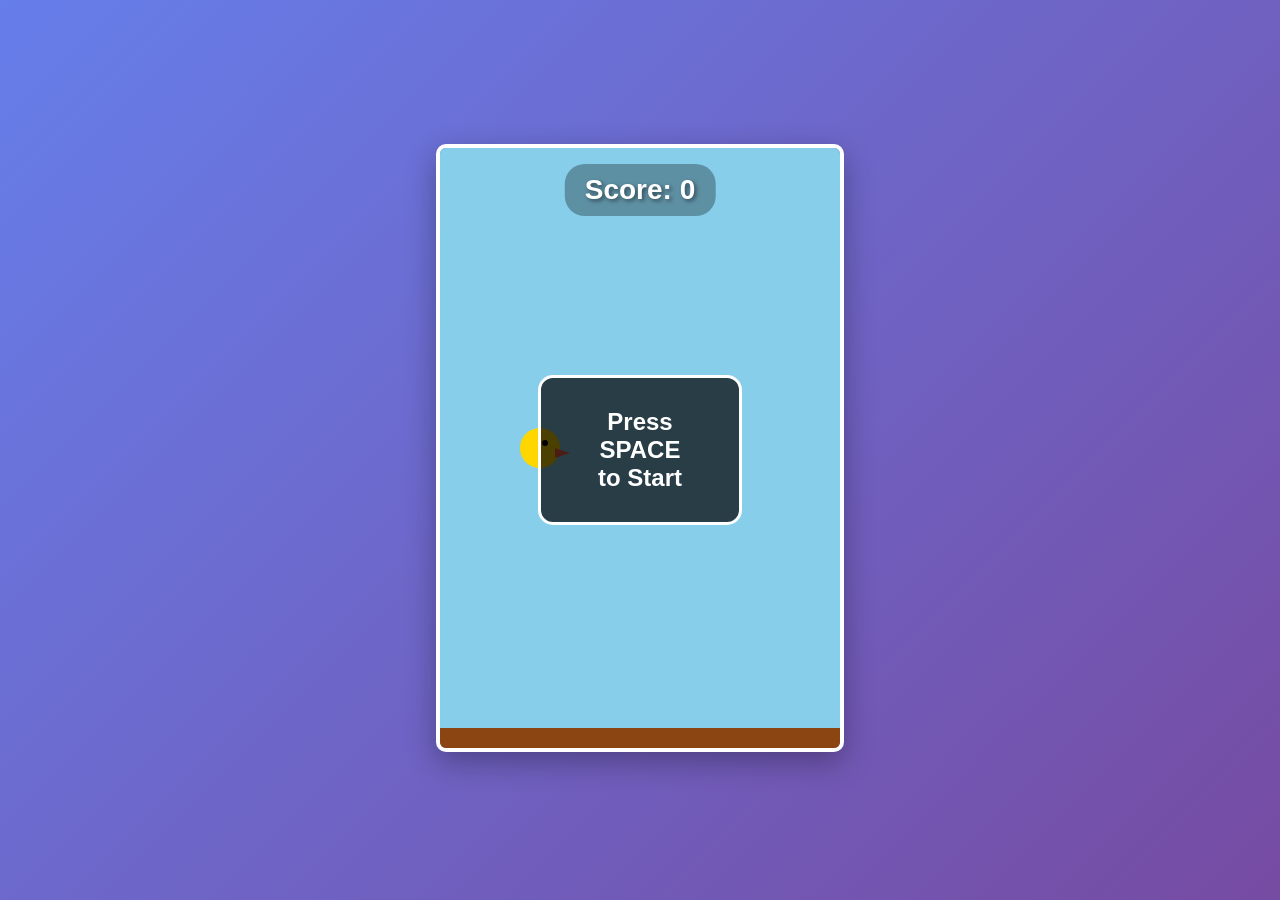
<file: truffle_x_codex/flappy-bird/index.html>
<!DOCTYPE html>
<html lang="en">
<head>
    <meta charset="UTF-8">
    <meta name="viewport" content="width=device-width, initial-scale=1.0">
    <title>Flappy Bird</title>
    <link rel="stylesheet" href="style.css">
</head>
<body>
    <div id="game-container">
        <canvas id="gameCanvas"></canvas>
        <div id="score">Score: 0</div>
        <div id="start-screen">Press SPACE to Start</div>
    </div>
    <script src="game.js"></script>
</body>
</html>
</file>
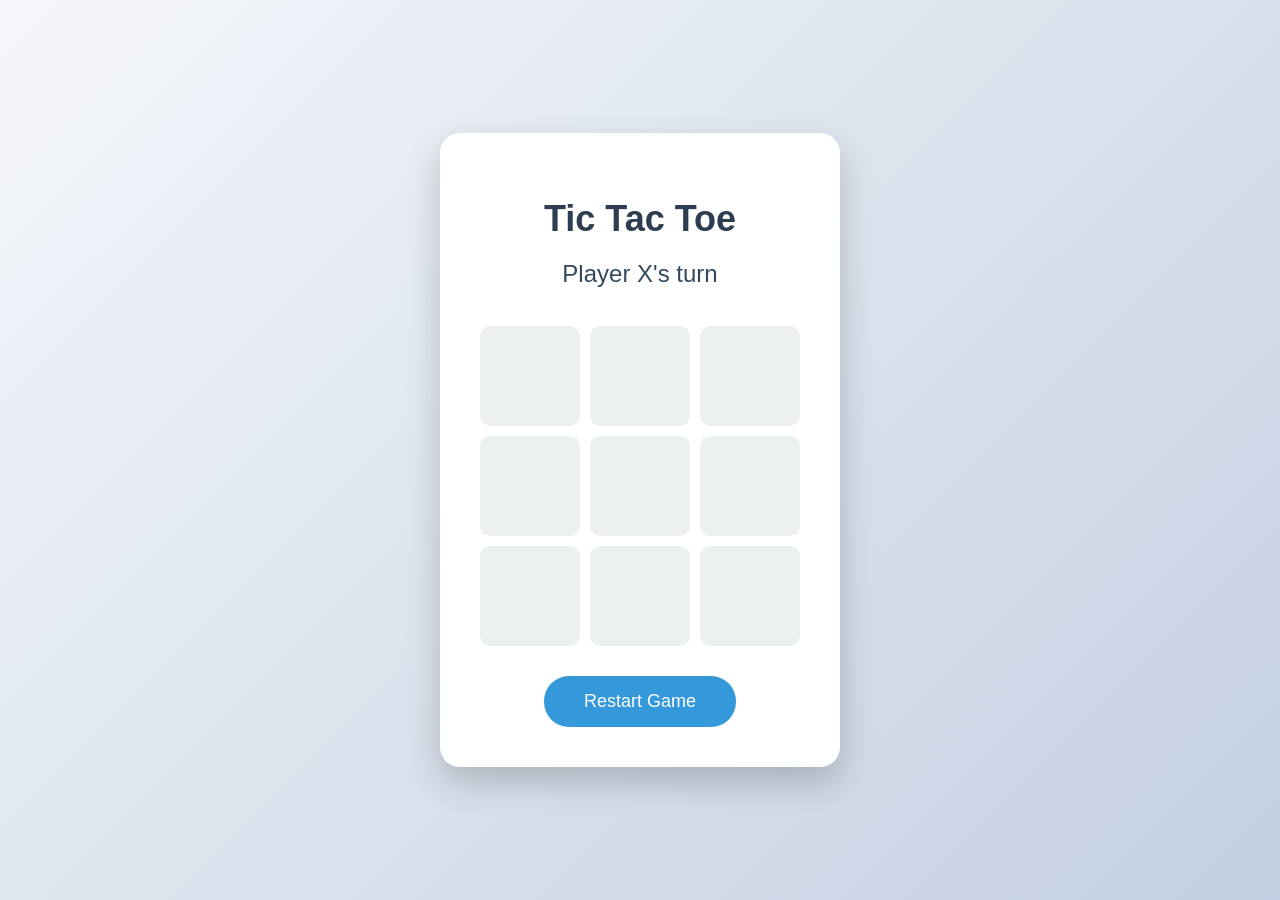
<file: truffle_x_codex/tic-tac-toe/index.html>
<!DOCTYPE html>
<html lang="en">
<head>
    <meta charset="UTF-8">
    <meta name="viewport" content="width=device-width, initial-scale=1.0">
    <title>Tic Tac Toe</title>
    <link rel="stylesheet" href="style.css">
</head>
<body>
    <div class="game-container">
        <h1>Tic Tac Toe</h1>
        <div id="status">Player X's turn</div>
        <div class="board" id="board">
            <div class="cell" data-index="0"></div>
            <div class="cell" data-index="1"></div>
            <div class="cell" data-index="2"></div>
            <div class="cell" data-index="3"></div>
            <div class="cell" data-index="4"></div>
            <div class="cell" data-index="5"></div>
            <div class="cell" data-index="6"></div>
            <div class="cell" data-index="7"></div>
            <div class="cell" data-index="8"></div>
        </div>
        <button id="restart">Restart Game</button>
    </div>
    <script src="game.js"></script>
</body>
</html>
</file>
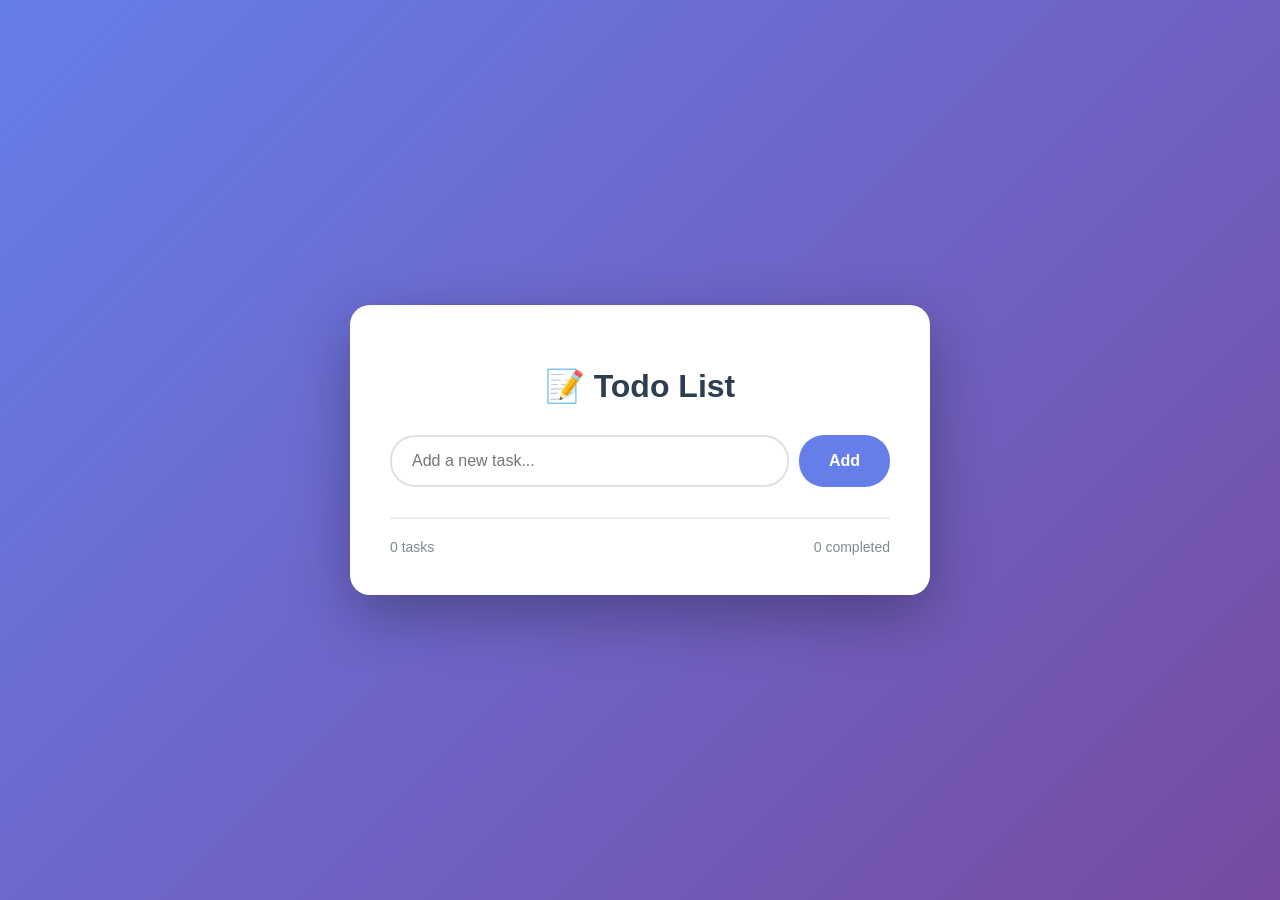
<file: truffle_x_codex/todo-list/index.html>
<!DOCTYPE html>
<html lang="en">
<head>
    <meta charset="UTF-8">
    <meta name="viewport" content="width=device-width, initial-scale=1.0">
    <title>Todo List App</title>
    <link rel="stylesheet" href="style.css">
</head>
<body>
    <div class="container">
        <h1>📝 Todo List</h1>
        <div class="input-container">
            <input type="text" id="todoInput" placeholder="Add a new task...">
            <button id="addBtn">Add</button>
        </div>
        <ul id="todoList"></ul>
        <div class="stats">
            <span id="taskCount">0 tasks</span>
            <span id="completedCount">0 completed</span>
        </div>
        <button id="clearCompleted" class="hidden">Clear Completed</button>
    </div>
    <script src="app.js"></script>
</body>
</html>
</file>
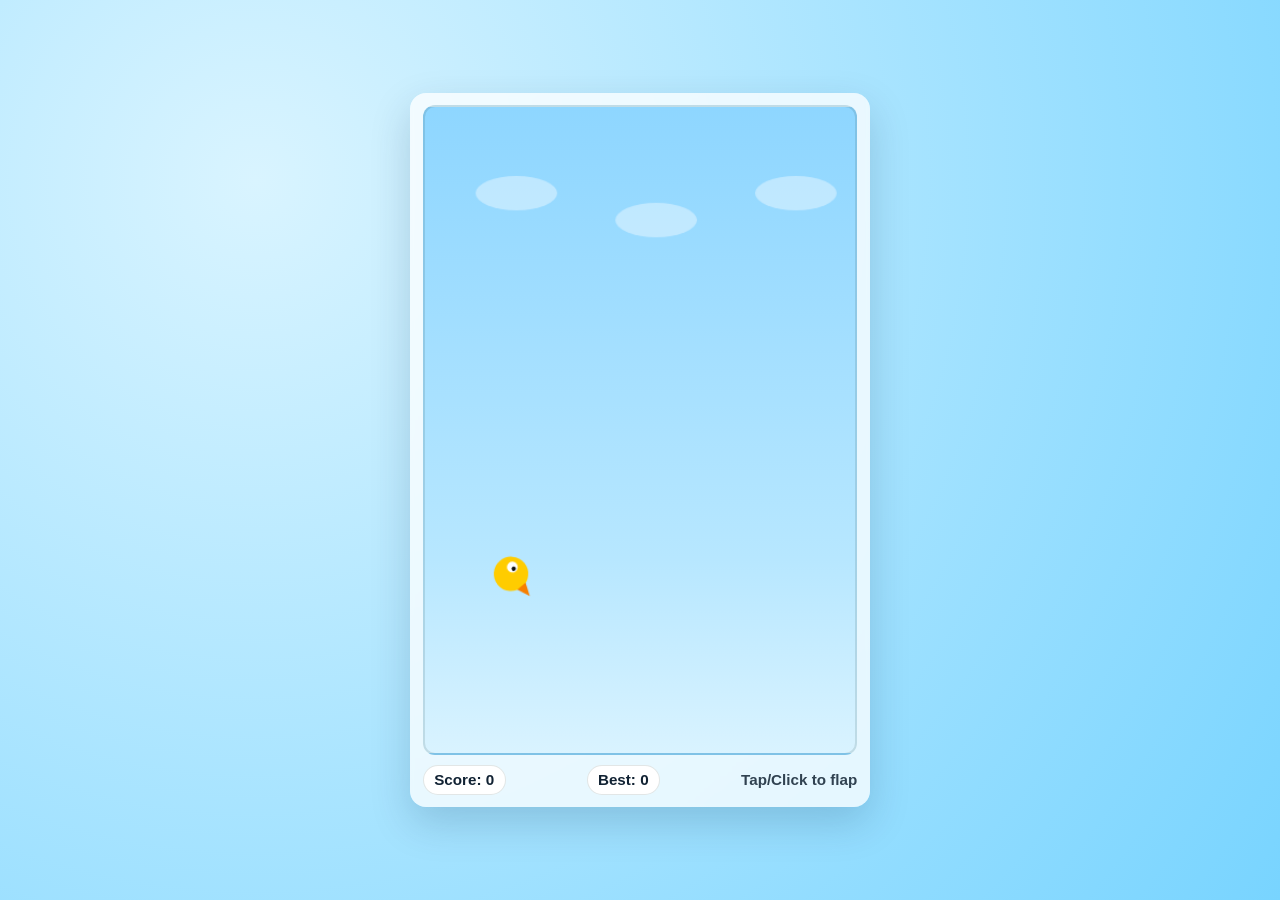
<file: flappy-bird.html>
<!DOCTYPE html>
<html lang="en">
<head>
  <meta charset="UTF-8" />
  <meta name="viewport" content="width=device-width, initial-scale=1.0" />
  <title>Flappy Bird Clone</title>
  <style>
    :root {
      --bg-start: #78d4ff;
      --bg-end: #d9f4ff;
      --panel: #ffffff;
      --text: #123;
      --accent: #ffb703;
      --accent-dark: #fb8500;
    }

    * { box-sizing: border-box; }

    body {
      margin: 0;
      min-height: 100vh;
      display: grid;
      place-items: center;
      font-family: "Trebuchet MS", "Segoe UI", sans-serif;
      color: var(--text);
      background: radial-gradient(circle at 20% 20%, var(--bg-end), var(--bg-start));
      padding: 1rem;
    }

    .game-wrap {
      width: min(94vw, 460px);
      background: rgba(255, 255, 255, 0.75);
      border-radius: 16px;
      box-shadow: 0 16px 40px rgba(8, 42, 76, 0.18);
      padding: 0.8rem;
      backdrop-filter: blur(2px);
    }

    canvas {
      width: 100%;
      height: auto;
      border-radius: 12px;
      display: block;
      background: linear-gradient(#8ed6ff 0%, #b7e7ff 70%, #d9f3ff 100%);
      border: 2px solid rgba(18, 51, 51, 0.12);
      cursor: pointer;
      touch-action: manipulation;
    }

    .hud {
      margin-top: 0.6rem;
      display: flex;
      justify-content: space-between;
      align-items: center;
      gap: 1rem;
      font-weight: 700;
      font-size: 0.95rem;
    }

    .badge {
      padding: 0.35rem 0.65rem;
      background: var(--panel);
      border-radius: 999px;
      border: 1px solid rgba(18, 51, 51, 0.12);
    }

    .hint { opacity: 0.85; font-weight: 600; }

    @media (max-width: 420px) {
      .hud { font-size: 0.85rem; }
    }
  </style>
</head>
<body>
  <main class="game-wrap" aria-label="Flappy Bird game container">
    <canvas id="game" width="400" height="600" aria-label="Flappy Bird game canvas"></canvas>
    <section class="hud">
      <div class="badge">Score: <span id="score">0</span></div>
      <div class="badge">Best: <span id="best">0</span></div>
      <div class="hint">Tap/Click to flap</div>
    </section>
  </main>

  <script>
    const canvas = document.getElementById("game");
    const ctx = canvas.getContext("2d");
    const scoreEl = document.getElementById("score");
    const bestEl = document.getElementById("best");

    const gravity = 0.35;
    const jumpForce = -6.8;
    const pipeSpeed = 2.4;
    const pipeGap = 160;
    const pipeWidth = 60;
    const pipeInterval = 135;

    let frame = 0;
    let score = 0;
    let best = Number(localStorage.getItem("flappyBest") || 0);
    let gameOver = false;

    const bird = {
      x: 80,
      y: 260,
      vy: 0,
      radius: 16
    };

    const pipes = [];
    bestEl.textContent = best;

    function resetGame() {
      frame = 0;
      score = 0;
      scoreEl.textContent = score;
      gameOver = false;
      bird.y = 260;
      bird.vy = 0;
      pipes.length = 0;
    }

    function flap() {
      if (gameOver) {
        resetGame();
        return;
      }
      bird.vy = jumpForce;
    }

    function spawnPipe() {
      const minTop = 80;
      const maxTop = canvas.height - pipeGap - 130;
      const topHeight = Math.floor(Math.random() * (maxTop - minTop + 1)) + minTop;
      pipes.push({
        x: canvas.width,
        topHeight,
        scored: false
      });
    }

    function drawBird() {
      ctx.save();
      const tilt = Math.max(-0.45, Math.min(0.9, bird.vy * 0.08));
      ctx.translate(bird.x, bird.y);
      ctx.rotate(tilt);

      ctx.fillStyle = "#ffcc00";
      ctx.beginPath();
      ctx.arc(0, 0, bird.radius, 0, Math.PI * 2);
      ctx.fill();

      ctx.fillStyle = "#f77f00";
      ctx.beginPath();
      ctx.moveTo(bird.radius - 1, -5);
      ctx.lineTo(bird.radius + 11, 0);
      ctx.lineTo(bird.radius - 1, 5);
      ctx.closePath();
      ctx.fill();

      ctx.fillStyle = "#fff";
      ctx.beginPath();
      ctx.arc(-4, -5, 5, 0, Math.PI * 2);
      ctx.fill();
      ctx.fillStyle = "#111";
      ctx.beginPath();
      ctx.arc(-2, -5, 2, 0, Math.PI * 2);
      ctx.fill();

      ctx.restore();
    }

    function drawPipe(pipe) {
      const gapY = pipe.topHeight + pipeGap;
      ctx.fillStyle = "#2a9d8f";
      ctx.fillRect(pipe.x, 0, pipeWidth, pipe.topHeight);
      ctx.fillRect(pipe.x, gapY, pipeWidth, canvas.height - gapY);

      ctx.fillStyle = "#21867a";
      ctx.fillRect(pipe.x - 4, pipe.topHeight - 18, pipeWidth + 8, 18);
      ctx.fillRect(pipe.x - 4, gapY, pipeWidth + 8, 18);
    }

    function intersectsPipe(pipe) {
      const gapY = pipe.topHeight + pipeGap;
      const withinX = bird.x + bird.radius > pipe.x && bird.x - bird.radius < pipe.x + pipeWidth;
      const hitsTop = bird.y - bird.radius < pipe.topHeight;
      const hitsBottom = bird.y + bird.radius > gapY;
      return withinX && (hitsTop || hitsBottom);
    }

    function update() {
      frame += 1;
      bird.vy += gravity;
      bird.y += bird.vy;

      if (frame % pipeInterval === 0) spawnPipe();

      for (let i = pipes.length - 1; i >= 0; i -= 1) {
        const pipe = pipes[i];
        pipe.x -= pipeSpeed;

        if (!pipe.scored && pipe.x + pipeWidth < bird.x) {
          pipe.scored = true;
          score += 1;
          scoreEl.textContent = score;
          if (score > best) {
            best = score;
            bestEl.textContent = best;
            localStorage.setItem("flappyBest", String(best));
          }
        }

        if (intersectsPipe(pipe)) gameOver = true;
        if (pipe.x + pipeWidth < -10) pipes.splice(i, 1);
      }

      if (bird.y + bird.radius >= canvas.height || bird.y - bird.radius <= 0) gameOver = true;
    }

    function drawScene() {
      ctx.clearRect(0, 0, canvas.width, canvas.height);

      ctx.fillStyle = "rgba(255,255,255,0.4)";
      for (let i = 0; i < 3; i += 1) {
        ctx.beginPath();
        ctx.ellipse(85 + i * 130, 80 + (i % 2) * 25, 38, 16, 0, 0, Math.PI * 2);
        ctx.fill();
      }

      pipes.forEach(drawPipe);
      drawBird();

      if (gameOver) {
        ctx.fillStyle = "rgba(0, 0, 0, 0.45)";
        ctx.fillRect(0, 0, canvas.width, canvas.height);
        ctx.fillStyle = "#fff";
        ctx.textAlign = "center";
        ctx.font = "bold 38px Trebuchet MS";
        ctx.fillText("Game Over", canvas.width / 2, canvas.height / 2 - 25);
        ctx.font = "600 20px Trebuchet MS";
        ctx.fillText("Score: " + score, canvas.width / 2, canvas.height / 2 + 10);
        ctx.font = "600 17px Trebuchet MS";
        ctx.fillText("Tap or click to restart", canvas.width / 2, canvas.height / 2 + 45);
      }
    }

    function loop() {
      if (!gameOver) update();
      drawScene();
      requestAnimationFrame(loop);
    }

    canvas.addEventListener("pointerdown", flap);
    window.addEventListener("keydown", (e) => {
      if (e.code === "Space" || e.code === "ArrowUp") {
        e.preventDefault();
        flap();
      }
    });

    drawScene();
    loop();
  </script>
</body>
</html>
</file>
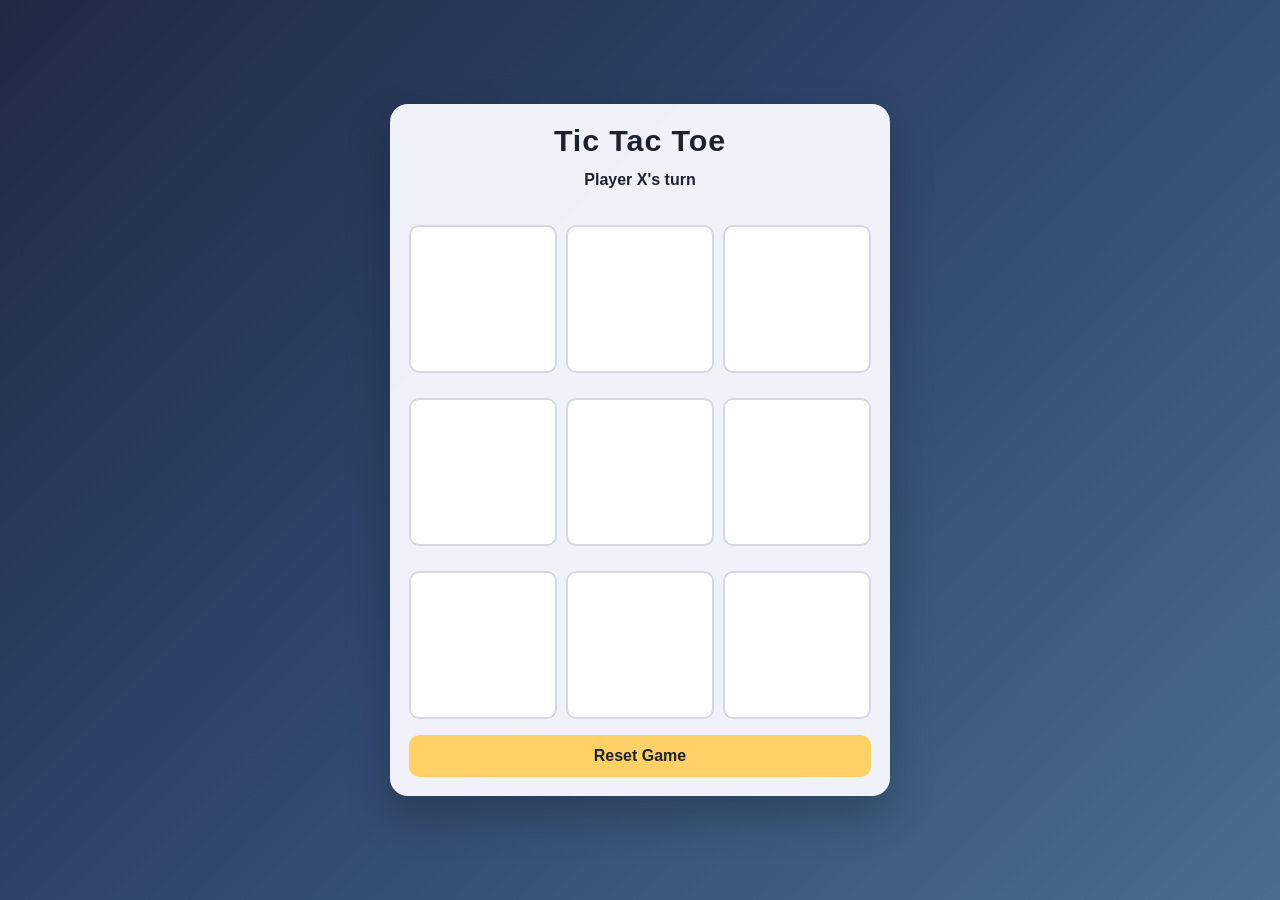
<file: tictactoe.html>
<!DOCTYPE html>
<html lang="en">
<head>
  <meta charset="UTF-8" />
  <meta name="viewport" content="width=device-width, initial-scale=1.0" />
  <title>Tic Tac Toe</title>
  <style>
    :root {
      --bg: linear-gradient(135deg, #1f2a44, #2f456b 45%, #4a6d8f);
      --panel: #f8f8ff;
      --text: #1c2230;
      --x-color: #ef476f;
      --o-color: #118ab2;
      --line: #d4d8e2;
      --button: #ffd166;
      --button-dark: #f4b942;
    }

    * { box-sizing: border-box; }

    body {
      margin: 0;
      min-height: 100vh;
      display: grid;
      place-items: center;
      padding: 1rem;
      font-family: "Verdana", "Segoe UI", sans-serif;
      color: var(--text);
      background: var(--bg);
    }

    .app {
      width: min(94vw, 500px);
      background: rgba(248, 248, 255, 0.96);
      border-radius: 18px;
      padding: 1.2rem;
      box-shadow: 0 20px 45px rgba(0, 0, 0, 0.24);
    }

    h1 {
      margin: 0 0 0.8rem;
      text-align: center;
      letter-spacing: 0.03em;
      font-size: clamp(1.4rem, 3vw, 1.9rem);
    }

    .status {
      text-align: center;
      margin-bottom: 1rem;
      font-weight: 700;
      min-height: 1.4em;
    }

    .board {
      display: grid;
      grid-template-columns: repeat(3, 1fr);
      gap: 0.55rem;
    }

    .cell {
      border: 2px solid var(--line);
      border-radius: 10px;
      aspect-ratio: 1 / 1;
      display: grid;
      place-items: center;
      font-size: clamp(2.3rem, 9vw, 3.2rem);
      font-weight: 800;
      cursor: pointer;
      background: #fff;
      transition: transform 0.1s ease, box-shadow 0.15s ease;
      user-select: none;
    }

    .cell:hover {
      transform: translateY(-1px);
      box-shadow: 0 8px 16px rgba(23, 32, 48, 0.12);
    }

    .cell.x { color: var(--x-color); }
    .cell.o { color: var(--o-color); }

    button {
      width: 100%;
      margin-top: 1rem;
      border: none;
      border-radius: 10px;
      background: var(--button);
      color: #20232a;
      font-size: 1rem;
      font-weight: 700;
      padding: 0.75rem 1rem;
      cursor: pointer;
      transition: background 0.2s ease, transform 0.1s ease;
    }

    button:hover {
      background: var(--button-dark);
      transform: translateY(-1px);
    }
  </style>
</head>
<body>
  <main class="app">
    <h1>Tic Tac Toe</h1>
    <div class="status" id="status" aria-live="polite">Player X's turn</div>
    <section class="board" id="board" aria-label="Tic Tac Toe board"></section>
    <button id="resetBtn" type="button">Reset Game</button>
  </main>

  <script>
    const boardEl = document.getElementById("board");
    const statusEl = document.getElementById("status");
    const resetBtn = document.getElementById("resetBtn");

    const WIN_LINES = [
      [0, 1, 2], [3, 4, 5], [6, 7, 8],
      [0, 3, 6], [1, 4, 7], [2, 5, 8],
      [0, 4, 8], [2, 4, 6]
    ];

    let cells = Array(9).fill("");
    let player = "X";
    let isOver = false;

    function renderBoard() {
      boardEl.innerHTML = "";
      cells.forEach((value, i) => {
        const cell = document.createElement("button");
        cell.type = "button";
        cell.className = "cell" + (value ? " " + value.toLowerCase() : "");
        cell.dataset.index = i;
        cell.textContent = value;
        cell.disabled = Boolean(value) || isOver;
        cell.setAttribute("aria-label", "Cell " + (i + 1) + (value ? ", " + value : ""));
        boardEl.appendChild(cell);
      });
    }

    function getWinner() {
      for (const [a, b, c] of WIN_LINES) {
        if (cells[a] && cells[a] === cells[b] && cells[a] === cells[c]) {
          return cells[a];
        }
      }
      return null;
    }

    function updateStatus() {
      const winner = getWinner();
      if (winner) {
        statusEl.textContent = "Player " + winner + " wins";
        isOver = true;
        return;
      }

      if (cells.every(Boolean)) {
        statusEl.textContent = "It's a draw";
        isOver = true;
        return;
      }

      statusEl.textContent = "Player " + player + "'s turn";
    }

    function onCellClick(e) {
      const target = e.target;
      if (!target.classList.contains("cell") || isOver) return;

      const idx = Number(target.dataset.index);
      if (cells[idx]) return;

      cells[idx] = player;
      player = player === "X" ? "O" : "X";

      updateStatus();
      renderBoard();
    }

    function resetGame() {
      cells = Array(9).fill("");
      player = "X";
      isOver = false;
      updateStatus();
      renderBoard();
    }

    boardEl.addEventListener("click", onCellClick);
    resetBtn.addEventListener("click", resetGame);

    updateStatus();
    renderBoard();
  </script>
</body>
</html>
</file>
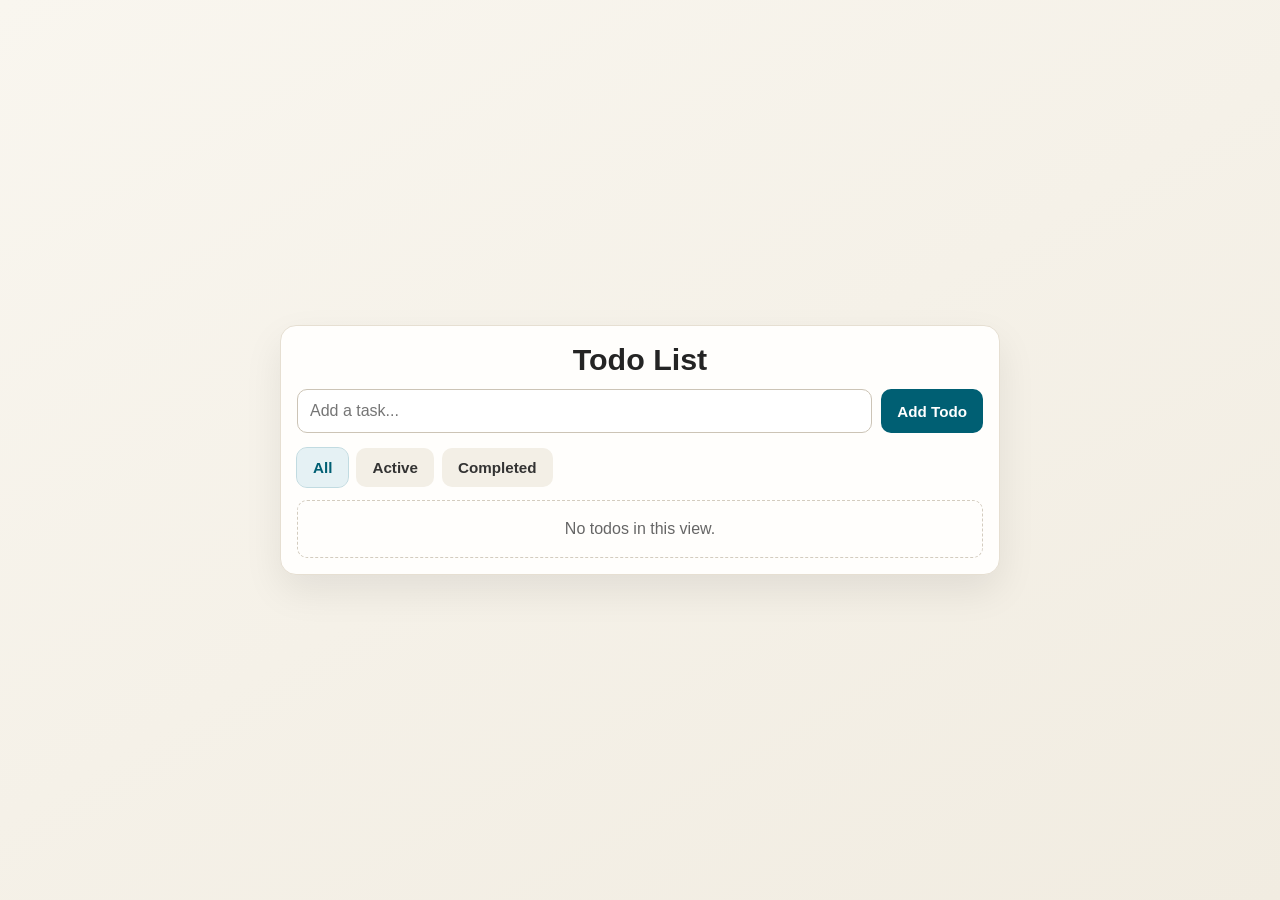
<file: todo-app.html>
<!DOCTYPE html>
<html lang="en">
<head>
  <meta charset="UTF-8" />
  <meta name="viewport" content="width=device-width, initial-scale=1.0" />
  <title>Todo List App</title>
  <style>
    :root {
      --bg1: #f9f6ef;
      --bg2: #f1ece1;
      --panel: #fffefc;
      --text: #242424;
      --muted: #666;
      --accent: #005f73;
      --accent-soft: #e5f1f4;
      --danger: #c0392b;
      --line: #e6dfd2;
    }

    * { box-sizing: border-box; }

    body {
      margin: 0;
      min-height: 100vh;
      font-family: "Helvetica Neue", "Segoe UI", sans-serif;
      background: linear-gradient(150deg, var(--bg1), var(--bg2));
      display: grid;
      place-items: center;
      padding: 1rem;
      color: var(--text);
    }

    .app {
      width: min(96vw, 720px);
      background: var(--panel);
      border-radius: 16px;
      border: 1px solid var(--line);
      box-shadow: 0 16px 38px rgba(0, 0, 0, 0.08);
      padding: 1rem;
    }

    h1 {
      margin: 0 0 0.8rem;
      font-size: clamp(1.4rem, 2.4vw, 1.9rem);
      text-align: center;
    }

    .add-row {
      display: grid;
      grid-template-columns: 1fr auto;
      gap: 0.55rem;
      margin-bottom: 0.9rem;
    }

    input[type="text"] {
      border: 1px solid #ccc4b6;
      border-radius: 10px;
      padding: 0.75rem;
      font-size: 1rem;
      width: 100%;
    }

    button {
      border: none;
      border-radius: 10px;
      padding: 0.7rem 1rem;
      cursor: pointer;
      font-size: 0.95rem;
      font-weight: 700;
    }

    .add-btn {
      background: var(--accent);
      color: #fff;
    }

    .filters {
      display: flex;
      gap: 0.5rem;
      flex-wrap: wrap;
      margin-bottom: 0.8rem;
    }

    .filter-btn {
      background: #f3efe6;
      color: #333;
    }

    .filter-btn.active {
      background: var(--accent-soft);
      color: var(--accent);
      outline: 1px solid #c1dbe1;
    }

    ul {
      list-style: none;
      padding: 0;
      margin: 0;
      display: grid;
      gap: 0.6rem;
    }

    .todo {
      display: grid;
      grid-template-columns: auto 1fr auto auto;
      gap: 0.55rem;
      align-items: center;
      border: 1px solid var(--line);
      border-radius: 10px;
      padding: 0.6rem;
      background: #fff;
    }

    .todo input[type="checkbox"] {
      width: 18px;
      height: 18px;
      accent-color: var(--accent);
      cursor: pointer;
    }

    .todo-text {
      word-break: break-word;
      line-height: 1.35;
    }

    .todo.completed .todo-text {
      text-decoration: line-through;
      color: var(--muted);
    }

    .edit-btn {
      background: #ece9df;
      color: #333;
      padding-inline: 0.85rem;
    }

    .delete-btn {
      background: #f9e0de;
      color: var(--danger);
      padding-inline: 0.85rem;
    }

    .empty {
      color: var(--muted);
      text-align: center;
      padding: 1.2rem 0.4rem;
      border: 1px dashed #d3ccbf;
      border-radius: 10px;
    }

    @media (max-width: 560px) {
      .add-row { grid-template-columns: 1fr; }
      .todo { grid-template-columns: auto 1fr; }
      .edit-btn, .delete-btn { width: 100%; }
    }
  </style>
</head>
<body>
  <main class="app">
    <h1>Todo List</h1>

    <div class="add-row">
      <input id="todoInput" type="text" placeholder="Add a task..." maxlength="120" />
      <button class="add-btn" id="addBtn" type="button">Add Todo</button>
    </div>

    <section class="filters" aria-label="Filter todos">
      <button class="filter-btn active" data-filter="all" type="button">All</button>
      <button class="filter-btn" data-filter="active" type="button">Active</button>
      <button class="filter-btn" data-filter="completed" type="button">Completed</button>
    </section>

    <ul id="todoList" aria-live="polite"></ul>
  </main>

  <script>
    const STORAGE_KEY = "todoAppItemsV1";

    const todoInput = document.getElementById("todoInput");
    const addBtn = document.getElementById("addBtn");
    const todoList = document.getElementById("todoList");
    const filterButtons = Array.from(document.querySelectorAll(".filter-btn"));

    let todos = [];
    let filter = "all";

    function saveTodos() {
      localStorage.setItem(STORAGE_KEY, JSON.stringify(todos));
    }

    function loadTodos() {
      const saved = localStorage.getItem(STORAGE_KEY);
      if (!saved) return;
      try {
        const parsed = JSON.parse(saved);
        if (Array.isArray(parsed)) {
          todos = parsed.filter((item) => item && typeof item.text === "string");
        }
      } catch {
        todos = [];
      }
    }

    function getVisibleTodos() {
      if (filter === "active") return todos.filter((t) => !t.completed);
      if (filter === "completed") return todos.filter((t) => t.completed);
      return todos;
    }

    function renderTodos() {
      const visible = getVisibleTodos();
      todoList.innerHTML = "";

      if (visible.length === 0) {
        const li = document.createElement("li");
        li.className = "empty";
        li.textContent = "No todos in this view.";
        todoList.appendChild(li);
        return;
      }

      visible.forEach((todo) => {
        const li = document.createElement("li");
        li.className = "todo" + (todo.completed ? " completed" : "");

        const checkbox = document.createElement("input");
        checkbox.type = "checkbox";
        checkbox.checked = todo.completed;
        checkbox.setAttribute("aria-label", "Toggle completed");
        checkbox.addEventListener("change", () => {
          todo.completed = !todo.completed;
          saveTodos();
          renderTodos();
        });

        const text = document.createElement("span");
        text.className = "todo-text";
        text.textContent = todo.text;

        const editBtn = document.createElement("button");
        editBtn.type = "button";
        editBtn.className = "edit-btn";
        editBtn.textContent = "Edit";
        editBtn.addEventListener("click", () => {
          const next = prompt("Edit todo:", todo.text);
          if (next === null) return;
          const trimmed = next.trim();
          if (!trimmed) return;
          todo.text = trimmed;
          saveTodos();
          renderTodos();
        });

        const deleteBtn = document.createElement("button");
        deleteBtn.type = "button";
        deleteBtn.className = "delete-btn";
        deleteBtn.textContent = "Delete";
        deleteBtn.addEventListener("click", () => {
          todos = todos.filter((t) => t.id !== todo.id);
          saveTodos();
          renderTodos();
        });

        li.append(checkbox, text, editBtn, deleteBtn);
        todoList.appendChild(li);
      });
    }

    function addTodo() {
      const text = todoInput.value.trim();
      if (!text) return;
      todos.unshift({ id: crypto.randomUUID(), text, completed: false });
      todoInput.value = "";
      saveTodos();
      renderTodos();
      todoInput.focus();
    }

    addBtn.addEventListener("click", addTodo);
    todoInput.addEventListener("keydown", (e) => {
      if (e.key === "Enter") addTodo();
    });

    filterButtons.forEach((btn) => {
      btn.addEventListener("click", () => {
        filter = btn.dataset.filter;
        filterButtons.forEach((b) => b.classList.toggle("active", b === btn));
        renderTodos();
      });
    });

    loadTodos();
    renderTodos();
  </script>
</body>
</html>
</file>
<file: truffle_x_codex/flappy-bird/style.css>
body {
    margin: 0;
    padding: 0;
    display: flex;
    justify-content: center;
    align-items: center;
    min-height: 100vh;
    background: linear-gradient(135deg, #667eea 0%, #764ba2 100%);
    font-family: Arial, sans-serif;
}

#game-container {
    position: relative;
}

#gameCanvas {
    border: 4px solid #fff;
    border-radius: 10px;
    box-shadow: 0 10px 30px rgba(0, 0, 0, 0.3);
}

#score {
    position: absolute;
    top: 20px;
    left: 50%;
    transform: translateX(-50%);
    color: white;
    font-size: 28px;
    font-weight: bold;
    text-shadow: 2px 2px 4px rgba(0, 0, 0, 0.5);
    background: rgba(0, 0, 0, 0.3);
    padding: 10px 20px;
    border-radius: 20px;
}

#start-screen {
    position: absolute;
    top: 50%;
    left: 50%;
    transform: translate(-50%, -50%);
    color: white;
    font-size: 24px;
    font-weight: bold;
    text-align: center;
    background: rgba(0, 0, 0, 0.7);
    padding: 30px 50px;
    border-radius: 15px;
    border: 3px solid #fff;
}
</file>
<file: truffle_x_codex/tic-tac-toe/style.css>
body {
    margin: 0;
    padding: 0;
    display: flex;
    justify-content: center;
    align-items: center;
    min-height: 100vh;
    background: linear-gradient(135deg, #f5f7fa 0%, #c3cfe2 100%);
    font-family: 'Segoe UI', Tahoma, Geneva, Verdana, sans-serif;
}

.game-container {
    text-align: center;
    background: white;
    padding: 40px;
    border-radius: 20px;
    box-shadow: 0 15px 35px rgba(0, 0, 0, 0.2);
}

h1 {
    color: #2c3e50;
    margin-bottom: 20px;
    font-size: 36px;
}

#status {
    font-size: 24px;
    color: #34495e;
    margin-bottom: 30px;
    min-height: 36px;
}

.board {
    display: grid;
    grid-template-columns: repeat(3, 100px);
    grid-template-rows: repeat(3, 100px);
    gap: 10px;
    margin-bottom: 30px;
}

.cell {
    width: 100px;
    height: 100px;
    background: #ecf0f1;
    border: none;
    border-radius: 10px;
    font-size: 48px;
    font-weight: bold;
    cursor: pointer;
    transition: all 0.3s ease;
    display: flex;
    justify-content: center;
    align-items: center;
}

.cell:hover {
    background: #d5dbdb;
    transform: scale(1.05);
}

.cell.x {
    color: #e74c3c;
}

.cell.o {
    color: #3498db;
}

.cell.winner {
    background: #2ecc71;
    color: white;
    animation: pulse 0.5s ease-in-out;
}

@keyframes pulse {
    0%, 100% { transform: scale(1); }
    50% { transform: scale(1.1); }
}

#restart {
    background: #3498db;
    color: white;
    border: none;
    padding: 15px 40px;
    font-size: 18px;
    border-radius: 25px;
    cursor: pointer;
    transition: all 0.3s ease;
}

#restart:hover {
    background: #2980b9;
    transform: translateY(-2px);
    box-shadow: 0 5px 15px rgba(52, 152, 219, 0.4);
}
</file>
<file: truffle_x_codex/todo-list/style.css>
body {
    margin: 0;
    padding: 0;
    display: flex;
    justify-content: center;
    align-items: center;
    min-height: 100vh;
    background: linear-gradient(135deg, #667eea 0%, #764ba2 100%);
    font-family: 'Segoe UI', Tahoma, Geneva, Verdana, sans-serif;
}

.container {
    background: white;
    padding: 40px;
    border-radius: 20px;
    box-shadow: 0 20px 60px rgba(0, 0, 0, 0.3);
    width: 100%;
    max-width: 500px;
}

h1 {
    color: #2c3e50;
    text-align: center;
    margin-bottom: 30px;
    font-size: 32px;
}

.input-container {
    display: flex;
    gap: 10px;
    margin-bottom: 30px;
}

#todoInput {
    flex: 1;
    padding: 15px 20px;
    border: 2px solid #e0e0e0;
    border-radius: 25px;
    font-size: 16px;
    outline: none;
    transition: border-color 0.3s;
}

#todoInput:focus {
    border-color: #667eea;
}

#addBtn {
    background: #667eea;
    color: white;
    border: none;
    padding: 15px 30px;
    border-radius: 25px;
    font-size: 16px;
    cursor: pointer;
    font-weight: bold;
    transition: all 0.3s;
}

#addBtn:hover {
    background: #5a6fd6;
    transform: translateY(-2px);
    box-shadow: 0 5px 15px rgba(102, 126, 234, 0.4);
}

#todoList {
    list-style: none;
    padding: 0;
    margin: 0;
}

.todo-item {
    display: flex;
    align-items: center;
    padding: 15px;
    background: #f8f9fa;
    border-radius: 10px;
    margin-bottom: 10px;
    transition: all 0.3s;
}

.todo-item:hover {
    background: #e9ecef;
    transform: translateX(5px);
}

.todo-item.completed {
    opacity: 0.6;
}

.todo-item.completed .todo-text {
    text-decoration: line-through;
    color: #95a5a6;
}

.todo-item input[type="checkbox"] {
    width: 20px;
    height: 20px;
    margin-right: 15px;
    cursor: pointer;
    accent-color: #667eea;
}

.todo-text {
    flex: 1;
    font-size: 16px;
    color: #2c3e50;
}

.delete-btn {
    background: #e74c3c;
    color: white;
    border: none;
    padding: 8px 15px;
    border-radius: 5px;
    cursor: pointer;
    font-size: 14px;
    transition: all 0.3s;
}

.delete-btn:hover {
    background: #c0392b;
    transform: scale(1.05);
}

.stats {
    display: flex;
    justify-content: space-between;
    margin-top: 20px;
    padding-top: 20px;
    border-top: 2px solid #ecf0f1;
    color: #7f8c8d;
    font-size: 14px;
}

#clearCompleted {
    background: #95a5a6;
    color: white;
    border: none;
    padding: 12px 25px;
    border-radius: 20px;
    cursor: pointer;
    font-size: 14px;
    margin-top: 20px;
    width: 100%;
    transition: all 0.3s;
}

#clearCompleted:hover {
    background: #7f8c8d;
}

#clearCompleted.hidden {
    display: none;
}
</file>
